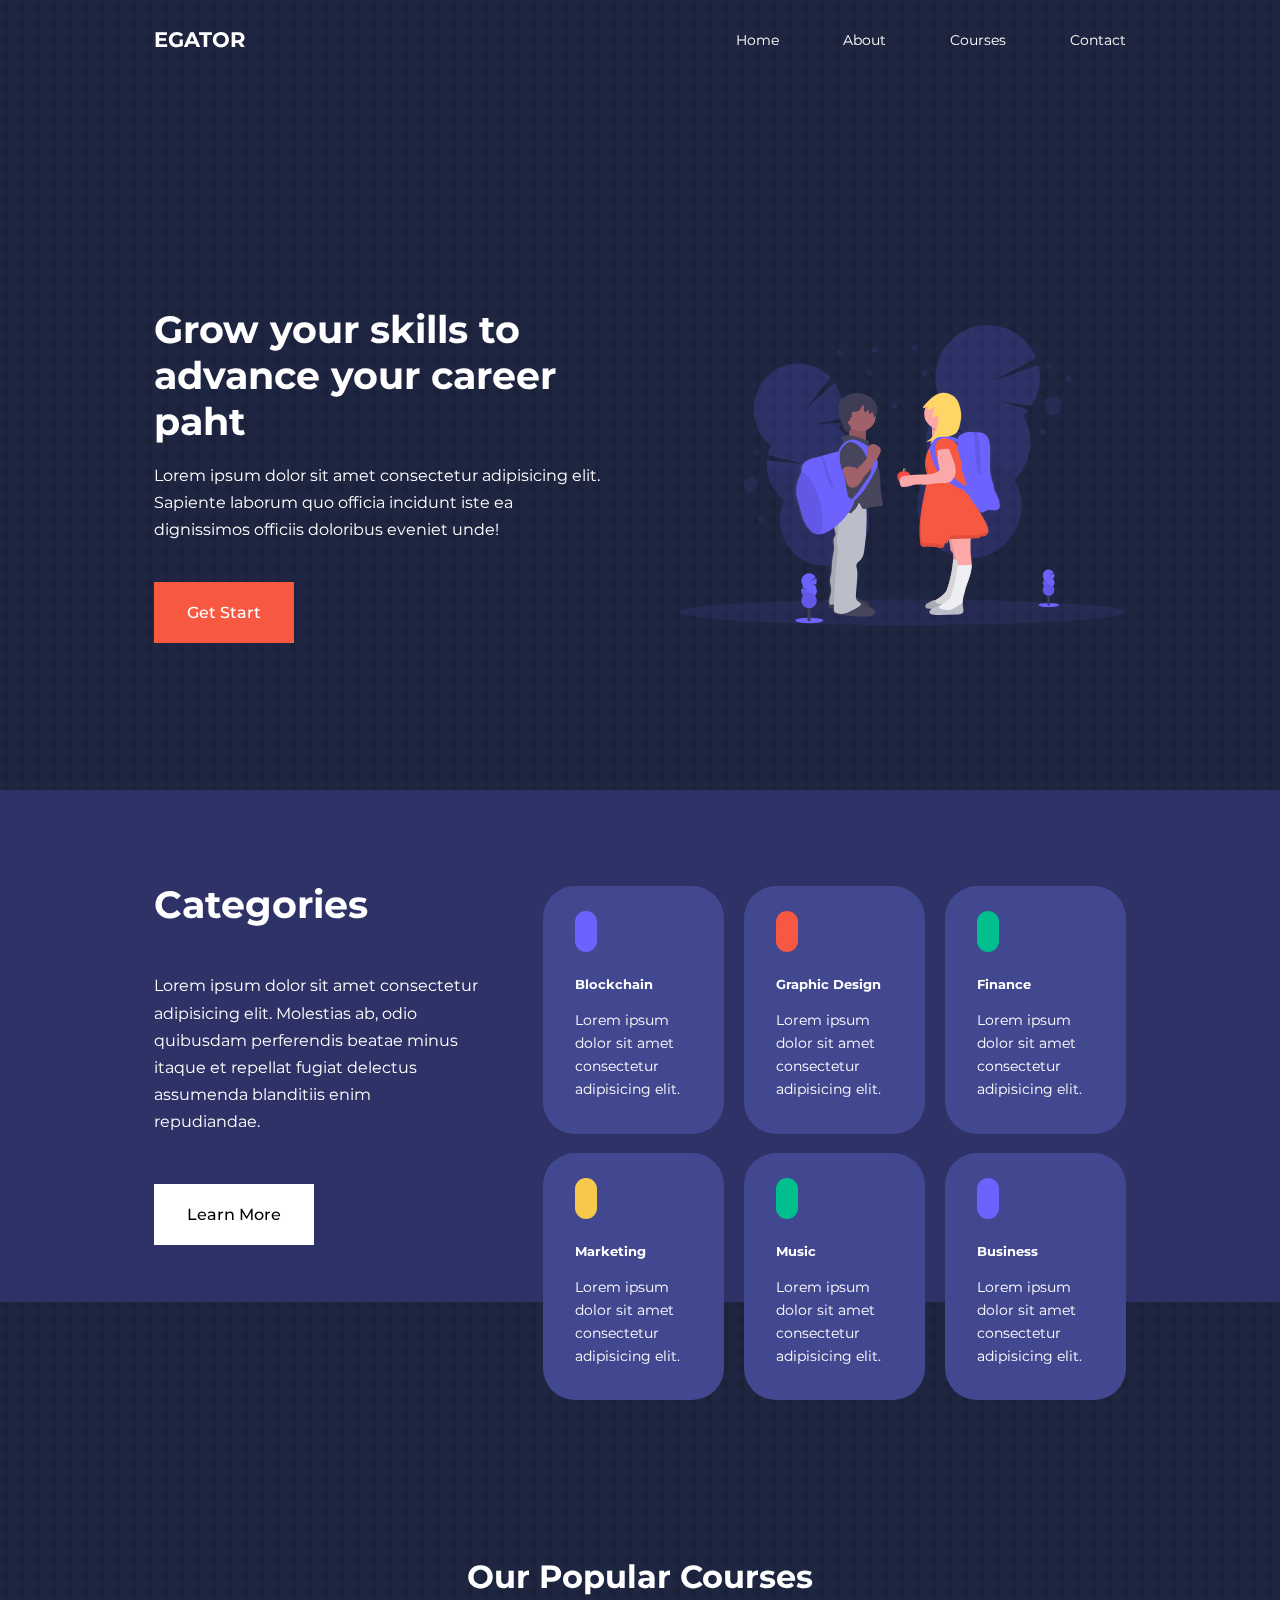
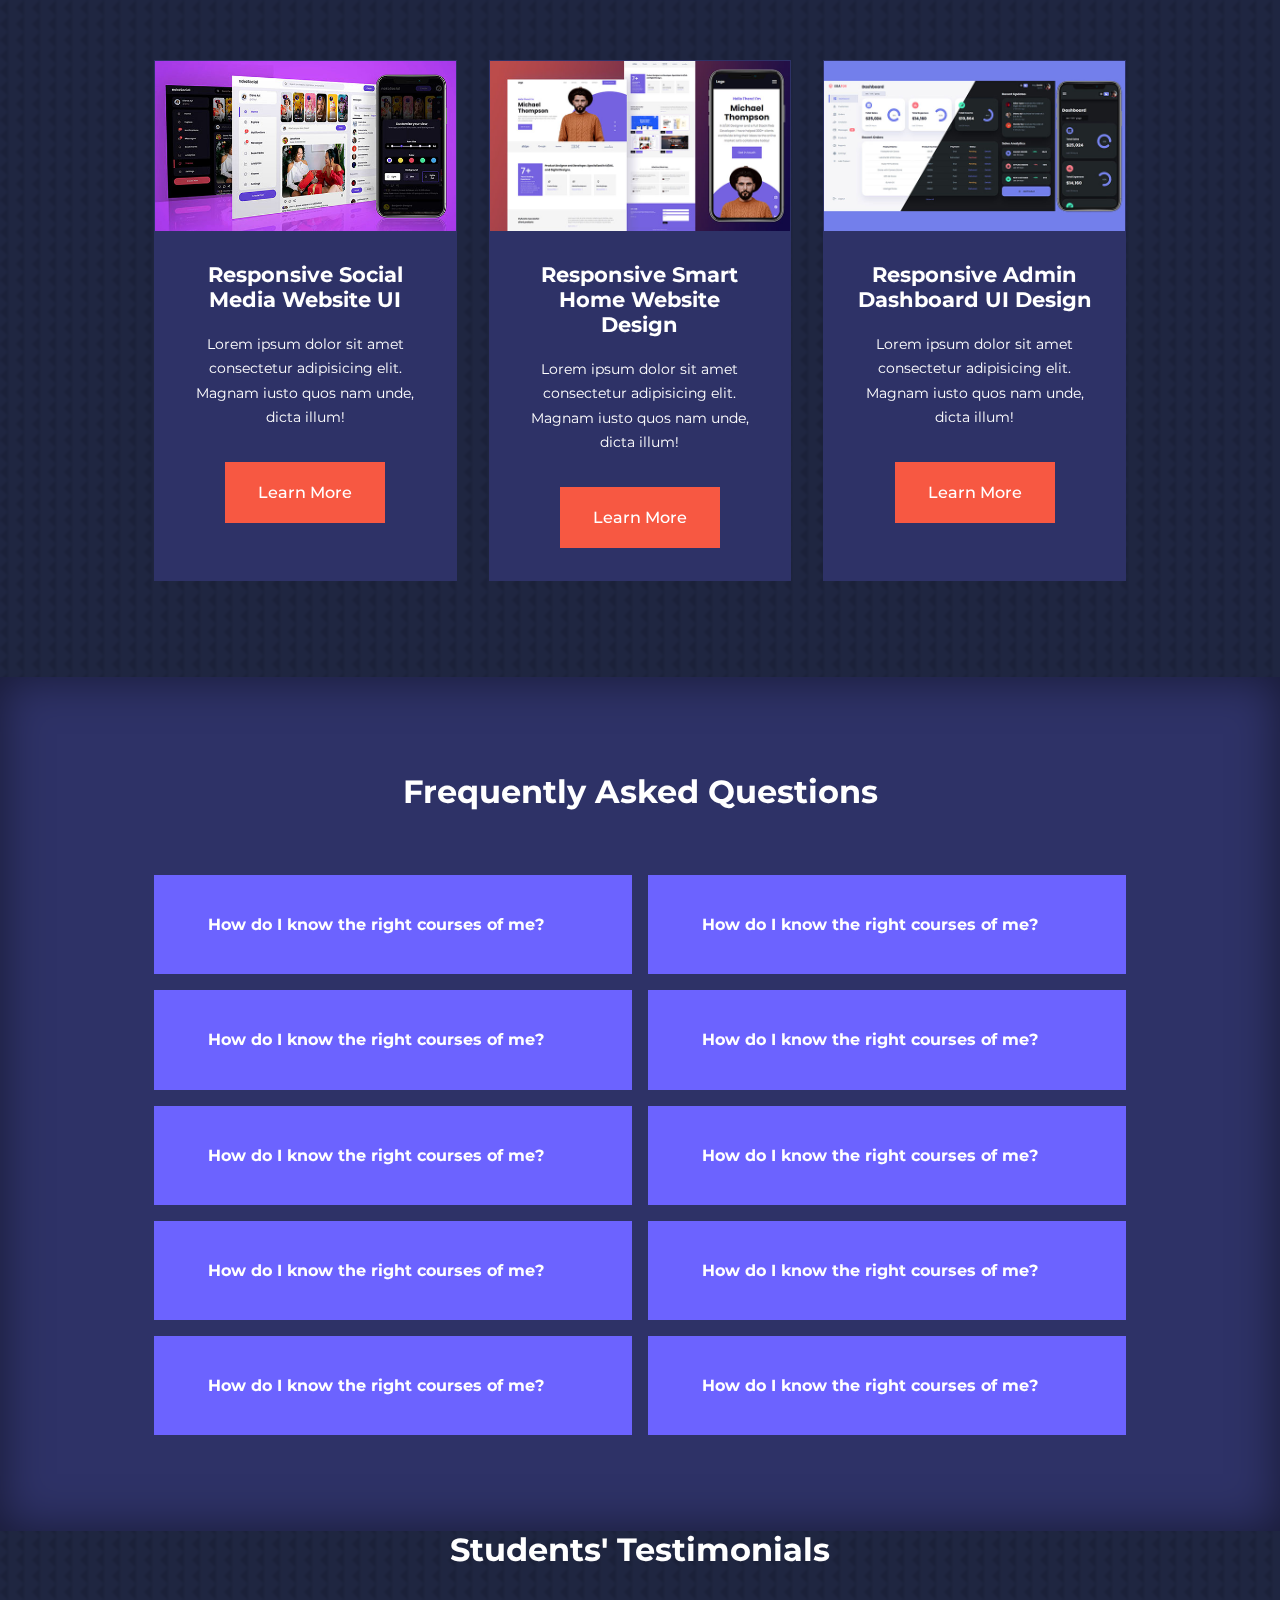
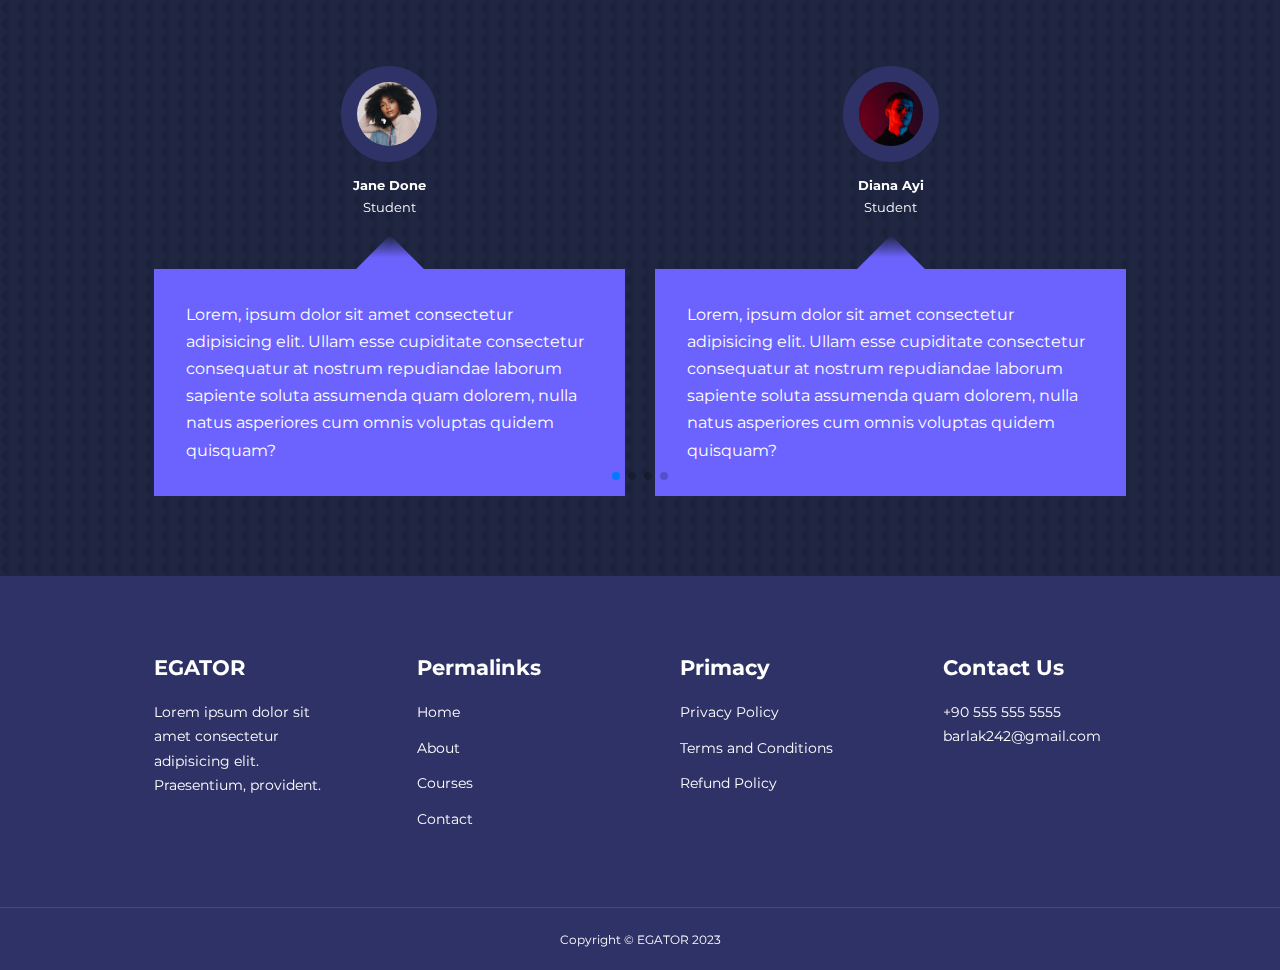
<file: index.html>
<!DOCTYPE html>
<html lang="en">
<head>
    <meta charset="UTF-8">
    <meta name="viewport" content="width=device-width, initial-scale=1.0">
    <title>Responsive Multiple Education Website</title>
    
    <link rel="stylesheet" href="https://cdnjs.cloudflare.com/ajax/libs/font-awesome/6.4.2/css/all.min.css" integrity="sha512-z3gLpd7yknf1YoNbCzqRKc4qyor8gaKU1qmn+CShxbuBusANI9QpRohGBreCFkKxLhei6S9CQXFEbbKuqLg0DA==" crossorigin="anonymous" referrerpolicy="no-referrer" />

    <link
    rel="stylesheet"
    href="https://cdn.jsdelivr.net/npm/swiper@11/swiper-bundle.min.css"/>

    <link rel="stylesheet" href="css/style.css">

    <style>
        body{
            background-image: url("images/bg-texture.png");
            backdrop-filter: blur(1px);
        }
    </style>
</head>
<body>

    <nav>
        <div class="container nav_container">
            <a href="index.html"><h4>EGATOR</h4></a>
            <ul class="nav_menu">
                <li><a href="index.html">Home</a></li>
                <li><a href="about.html">About</a></li>
                <li><a href="courses.html">Courses</a></li>
                <li><a href="contact.html">Contact</a></li>
            </ul>
            <button id="open_menu_btn"><i class="fa-solid fa-bars"></i></button>
            <button id="close_menu_btn"><i class="fa-solid fa-xmark"></i></button>
            
        </div>
    </nav>
    

    <header>
        <div class="container header_container">
            <div class="header_left">
                <h1>Grow your skills to advance your career paht</h1>
                <p>Lorem ipsum dolor sit amet consectetur adipisicing elit. Sapiente laborum quo officia incidunt iste ea dignissimos officiis doloribus eveniet unde!</p>
                <a href="courses.html" class="btn btn-primary">Get Start</a>
            </div>
            <div class="header_right">
                <div class="header_right_img">
                    <img src="images/header.svg">
                </div>
            </div>
        </div>
    </header>


    <section class="categories">
        <div class="container categories_container">
            <div class="categories_left">
                <h1>Categories</h1>
                <p>Lorem ipsum dolor sit amet consectetur adipisicing elit. Molestias ab, odio quibusdam perferendis beatae minus itaque et repellat fugiat delectus assumenda blanditiis enim repudiandae.</p>
                <a href="#" class="btn">Learn More</a>
            </div>
            <div class="categories_right">
                <article class="category">
                    <span class="category_icon"><i class="fa-brands fa-bitcoin"></i>
                    </span>
                    <h5>Blockchain</h5>
                    <p>Lorem ipsum dolor sit amet consectetur adipisicing elit.</p>
                </article>
                <article class="category">
                    <span class="category_icon"><i class="fa-solid fa-palette"></i>
                    </span>
                    <h5>Graphic Design</h5>
                    <p>Lorem ipsum dolor sit amet consectetur adipisicing elit.</p>
                </article>
                <article class="category">
                    <span class="category_icon"><i class="fa-solid fa-coins"></i>
                    </span>
                    <h5>Finance</h5>
                    <p>Lorem ipsum dolor sit amet consectetur adipisicing elit.</p>
                </article>
                <article class="category">
                    <span class="category_icon"><i class="fa-solid fa-bullhorn"></i>
                    </span>
                    <h5>Marketing</h5>
                    <p>Lorem ipsum dolor sit amet consectetur adipisicing elit.</p>
                </article>
                <article class="category">
                    <span class="category_icon"><i class="fa-solid fa-music"></i>
                    </span>
                    <h5>Music</h5>
                    <p>Lorem ipsum dolor sit amet consectetur adipisicing elit.</p>
                </article>
                <article class="category">
                    <span class="category_icon"><i class="fa-solid fa-briefcase"></i>
                    </span>
                    <h5>Business</h5>
                    <p>Lorem ipsum dolor sit amet consectetur adipisicing elit.</p>
                </article>
            </div>
        </div>
    </section>
    

    <section class="courses">
        <h2>Our Popular Courses</h2>
        <div class="container courses_container">
            <article class="course">
                <div class="course_image">
                    <img src="images/course1.jpg" alt="">
                </div>
                <div class="course_info">
                    <h4>Responsive Social Media Website UI</h4>
                    <p>Lorem ipsum dolor sit amet consectetur adipisicing elit. Magnam iusto quos nam unde, dicta illum!</p>
                    <a href="courses.html" class="btn btn-primary">Learn More</a>
                </div>
            </article>

            <article class="course">
                <div class="course_image">
                    <img src="images/course2.jpg" alt="">
                </div>
                <div class="course_info">
                    <h4>Responsive Smart Home Website Design</h4>
                    <p>Lorem ipsum dolor sit amet consectetur adipisicing elit. Magnam iusto quos nam unde, dicta illum!</p>
                    <a href="courses.html" class="btn btn-primary">Learn More</a>
                </div>
            </article>

            <article class="course">
                <div class="course_image">
                    <img src="images/course3.jpg" alt="">
                </div>
                <div class="course_info">
                    <h4>Responsive Admin Dashboard UI Design</h4>
                    <p>Lorem ipsum dolor sit amet consectetur adipisicing elit. Magnam iusto quos nam unde, dicta illum!</p>
                    <a href="courses.html" class="btn btn-primary">Learn More</a>
                </div>
            </article>
        </div>
    </section>


    <section class="faqs">
        <h2>Frequently Asked Questions</h2>
        <div class="container faqs_container">
            <article class="faq ">
                <div class="faq_icon"><i class="fa-solid fa-plus"></i></div>
                <div class="question_answer">
                    <h4>How do I know the right courses of me?</h4>
                    <p>Lorem ipsum dolor sit amet consectetur adipisicing elit. Vel eaque cumque porro! Fuga itaque voluptates veniam ea recusandae amet, ipsum cupiditate corporis dignissimos laborum culpa sapiente aut provident reprehenderit. Laboriosam!</p>
                </div>
            </article>

            <article class="faq">
                <div class="faq_icon"><i class="fa-solid fa-plus"></i></div>
                <div class="question_answer">
                    <h4>How do I know the right courses of me?</h4>
                    <p>Lorem ipsum dolor sit amet consectetur adipisicing elit. Vel eaque cumque porro! Fuga itaque voluptates veniam ea recusandae amet, ipsum cupiditate corporis dignissimos laborum culpa sapiente aut provident reprehenderit. Laboriosam!</p>
                </div>
            </article>
            
            <article class="faq">
                <div class="faq_icon"><i class="fa-solid fa-plus"></i></div>
                <div class="question_answer">
                    <h4>How do I know the right courses of me?</h4>
                    <p>Lorem ipsum dolor sit amet consectetur adipisicing elit. Vel eaque cumque porro! Fuga itaque voluptates veniam ea recusandae amet, ipsum cupiditate corporis dignissimos laborum culpa sapiente aut provident reprehenderit. Laboriosam!</p>
                </div>
            </article>

            <article class="faq">
                <div class="faq_icon"><i class="fa-solid fa-plus"></i></div>
                <div class="question_answer">
                    <h4>How do I know the right courses of me?</h4>
                    <p>Lorem ipsum dolor sit amet consectetur adipisicing elit. Vel eaque cumque porro! Fuga itaque voluptates veniam ea recusandae amet, ipsum cupiditate corporis dignissimos laborum culpa sapiente aut provident reprehenderit. Laboriosam!</p>
                </div>
            </article>

            <article class="faq">
                <div class="faq_icon"><i class="fa-solid fa-plus"></i></div>
                <div class="question_answer">
                    <h4>How do I know the right courses of me?</h4>
                    <p>Lorem ipsum dolor sit amet consectetur adipisicing elit. Vel eaque cumque porro! Fuga itaque voluptates veniam ea recusandae amet, ipsum cupiditate corporis dignissimos laborum culpa sapiente aut provident reprehenderit. Laboriosam!</p>
                </div>
            </article>

            <article class="faq">
                <div class="faq_icon"><i class="fa-solid fa-plus"></i></div>
                <div class="question_answer">
                    <h4>How do I know the right courses of me?</h4>
                    <p>Lorem ipsum dolor sit amet consectetur adipisicing elit. Vel eaque cumque porro! Fuga itaque voluptates veniam ea recusandae amet, ipsum cupiditate corporis dignissimos laborum culpa sapiente aut provident reprehenderit. Laboriosam!</p>
                </div>
            </article>

            <article class="faq">
                <div class="faq_icon"><i class="fa-solid fa-plus"></i></div>
                <div class="question_answer">
                    <h4>How do I know the right courses of me?</h4>
                    <p>Lorem ipsum dolor sit amet consectetur adipisicing elit. Vel eaque cumque porro! Fuga itaque voluptates veniam ea recusandae amet, ipsum cupiditate corporis dignissimos laborum culpa sapiente aut provident reprehenderit. Laboriosam!</p>
                </div>
            </article>

            <article class="faq">
                <div class="faq_icon"><i class="fa-solid fa-plus"></i></div>
                <div class="question_answer">
                    <h4>How do I know the right courses of me?</h4>
                    <p>Lorem ipsum dolor sit amet consectetur adipisicing elit. Vel eaque cumque porro! Fuga itaque voluptates veniam ea recusandae amet, ipsum cupiditate corporis dignissimos laborum culpa sapiente aut provident reprehenderit. Laboriosam!</p>
                </div>
            </article>

            <article class="faq">
                <div class="faq_icon"><i class="fa-solid fa-plus"></i></div>
                <div class="question_answer">
                    <h4>How do I know the right courses of me?</h4>
                    <p>Lorem ipsum dolor sit amet consectetur adipisicing elit. Vel eaque cumque porro! Fuga itaque voluptates veniam ea recusandae amet, ipsum cupiditate corporis dignissimos laborum culpa sapiente aut provident reprehenderit. Laboriosam!</p>
                </div>
            </article>

            <article class="faq">
                <div class="faq_icon"><i class="fa-solid fa-plus"></i></div>
                <div class="question_answer">
                    <h4>How do I know the right courses of me?</h4>
                    <p>Lorem ipsum dolor sit amet consectetur adipisicing elit. Vel eaque cumque porro! Fuga itaque voluptates veniam ea recusandae amet, ipsum cupiditate corporis dignissimos laborum culpa sapiente aut provident reprehenderit. Laboriosam!</p>
                </div>
            </article>
        </div>
    </section>


    <section class="container testimonials_container swiper mySwiper">
        <h2>Students' Testimonials</h2>
        <div class="swiper-wrapper">
            <article class="testimonial swiper-slide">
                <div class="avatar">
                    <img src="images/avatar1.jpg" alt="">
                </div>
                <div class="testimonial_info">
                    <h5>Jane Done</h5>
                    <small>Student</small>
                </div>
                <div class="testimonial_body">
                    <p>Lorem, ipsum dolor sit amet consectetur adipisicing elit. Ullam esse cupiditate consectetur consequatur at nostrum repudiandae laborum sapiente soluta assumenda quam dolorem, nulla natus asperiores cum omnis voluptas quidem quisquam?</p>
                </div>
            </article>

            <article class="testimonial swiper-slide">
                <div class="avatar">
                    <img src="images/avatar2.jpg" alt="">
                </div>
                <div class="testimonial_info">
                    <h5>Diana Ayi</h5>
                    <small>Student</small>
                </div>
                <div class="testimonial_body">
                    <p>Lorem, ipsum dolor sit amet consectetur adipisicing elit. Ullam esse cupiditate consectetur consequatur at nostrum repudiandae laborum sapiente soluta assumenda quam dolorem, nulla natus asperiores cum omnis voluptas quidem quisquam?</p>
                </div>
            </article>

            <article class="testimonial swiper-slide">
                <div class="avatar">
                    <img src="images/avatar3.jpg" alt="">
                </div>
                <div class="testimonial_info">
                    <h5>Ernest Achiever</h5>
                    <small>Web Developer</small>
                </div>
                <div class="testimonial_body">
                    <p>Lorem, ipsum dolor sit amet consectetur adipisicing elit. Ullam esse cupiditate consectetur consequatur at nostrum repudiandae laborum sapiente soluta assumenda quam dolorem, nulla natus asperiores cum omnis voluptas quidem quisquam?</p>
                </div>
            </article>

            <article class="testimonial swiper-slide">
                <div class="avatar">
                    <img src="images/avatar4.jpg" alt="">
                </div>
                <div class="testimonial_info">
                    <h5>Eden Quist</h5>
                    <small>Student</small>
                </div>
                <div class="testimonial_body">
                    <p>Lorem, ipsum dolor sit amet consectetur adipisicing elit. Ullam esse cupiditate consectetur consequatur at nostrum repudiandae laborum sapiente soluta assumenda quam dolorem, nulla natus asperiores cum omnis voluptas quidem quisquam?</p>
                </div>
            </article>

            <article class="testimonial swiper-slide">
                <div class="avatar">
                    <img src="images/avatar5.jpg" alt="">
                </div>
                <div class="testimonial_info">
                    <h5>Hajia Bintu</h5>
                    <small>Student</small>
                </div>
                <div class="testimonial_body">
                    <p>Lorem, ipsum dolor sit amet consectetur adipisicing elit. Ullam esse cupiditate consectetur consequatur at nostrum repudiandae laborum sapiente soluta assumenda quam dolorem, nulla natus asperiores cum omnis voluptas quidem quisquam?</p>
                </div>
            </article>
        </div>
        <div class="swiper-pagination"></div>
    </section>


    <footer >
        <div class="container footer_container">
            <div class="footer_1">
                <a href="index.html" class="footer_logo"><h4>EGATOR</h4></a>
                <P>Lorem ipsum dolor sit amet consectetur adipisicing elit. Praesentium, provident.</P>
            </div>

            <div class="footer_2">
                <h4>Permalinks</h4>
                <ul>
                    <li><a href="index.html">Home</a></li>
                    <li><a href="about.html">About</a></li>
                    <li><a href="courses.html">Courses</a></li>
                    <li><a href="contact.html">Contact</a></li>
                </ul>
            </div>

            <div class="footer_3">
                <h4>Primacy</h4>
                <ul>
                    <li><a href="#">Privacy Policy</a></li>
                    <li><a href="#">Terms and Conditions </a></li>
                    <li><a href="#">Refund Policy </a></li>
                </ul>
            </div>

            <div class="footer_4">
                <h4>Contact Us</h4>
                <div>
                    <p>+90 555 555 5555</p>
                    <p>barlak242@gmail.com</p>
                </div>

                <ul class="footer_socials">
                    <li><a href=""><i class="fa-brands fa-facebook"></i></a></li>
                    <li><a href=""><i class="fa-brands fa-instagram"></i></a></li>
                    <li><a href=""><i class="fa-brands fa-twitter"></i></a></li>
                    <li><a href=""><i class="fa-brands fa-linkedin"></i></a></li>
                </ul>
            </div>
        </div>
        <div class="footer_copyright">
            <small>Copyright &copy; EGATOR 2023</small>
        </div>
    </footer>



    <script src="https://cdn.jsdelivr.net/npm/swiper@11/swiper-bundle.min.js"></script>
    <script src="main.js"></script>

    <script>
        var swiper = new Swiper(".mySwiper",{
      slidesPerView: 1,
      spaceBetween: 30,
      pagination: {
        el: ".swiper-pagination",
        clickable: true,
      },
      breakpoints: {
        600: {
            slidesPerView:2
      }}
    });
    </script>
</body>
</html>
</file>
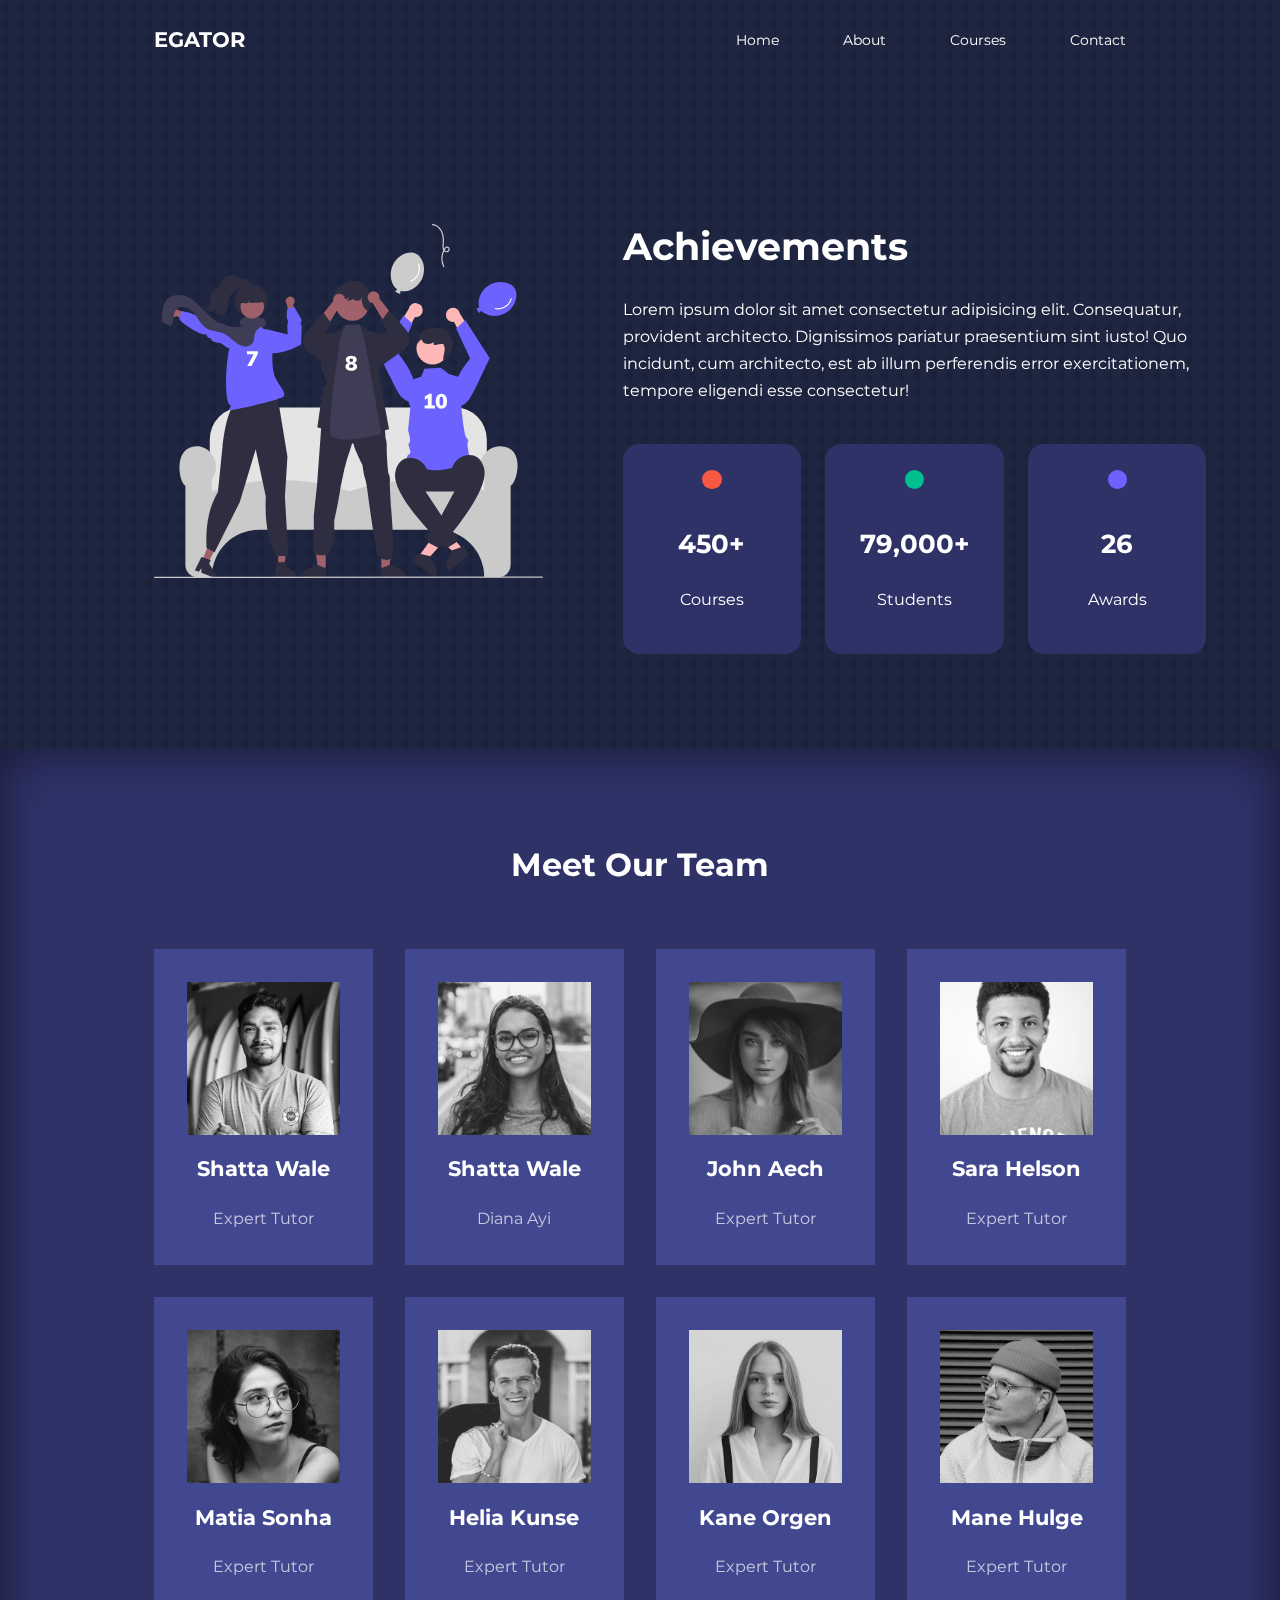
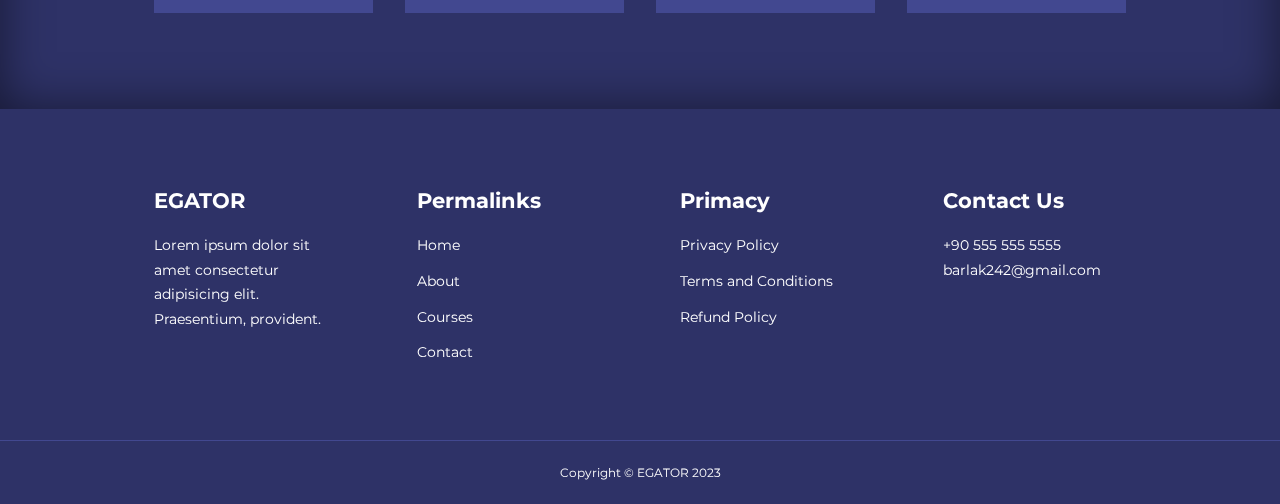
<file: about.html>
<!DOCTYPE html>
<html lang="en">
<head>
    <meta charset="UTF-8">
    <meta name="viewport" content="width=device-width, initial-scale=1.0">
    <title>Responsive Multiple Education Website</title>
    
    <link rel="stylesheet" href="https://cdnjs.cloudflare.com/ajax/libs/font-awesome/6.4.2/css/all.min.css" integrity="sha512-z3gLpd7yknf1YoNbCzqRKc4qyor8gaKU1qmn+CShxbuBusANI9QpRohGBreCFkKxLhei6S9CQXFEbbKuqLg0DA==" crossorigin="anonymous" referrerpolicy="no-referrer" />


    <link rel="stylesheet" href="css/style.css">
    <link rel="stylesheet" href="css/about.css">
    <style>
        body{
            background-image: url("images/bg-texture.png");
            backdrop-filter: blur(1px);
        }
    </style>
</head>
<body>

    <nav>
        <div class="container nav_container">
            <a href="index.html"><h4>EGATOR</h4></a>
            <ul class="nav_menu">
                <li><a href="index.html">Home</a></li>
                <li><a href="about.html">About</a></li>
                <li><a href="courses.html">Courses</a></li>
                <li><a href="contact.html">Contact</a></li>
            </ul>
            <button id="open_menu_btn"><i class="fa-solid fa-bars"></i></button>
            <button id="close_menu_btn"><i class="fa-solid fa-xmark"></i></button>
            
        </div>
    </nav>



    <section class="about_achievements">
        <div class="container about_achievements-container">
            <div class="about_achievements-left">
                <img src="images/about achievements.svg" alt="">
            </div>

            <div class="about_achievements-right">
                <h1>Achievements</h1>
                <p>Lorem ipsum dolor sit amet consectetur adipisicing elit. Consequatur, provident architecto. Dignissimos pariatur praesentium sint iusto! Quo incidunt, cum architecto, est ab illum perferendis error exercitationem, tempore eligendi esse consectetur!</p>
                <div class="achievements_cards">
                    <article class="achievement_card">
                        <span class="achievement_icon">
                            <i class="fa-solid fa-video"></i>
                        </span>
                        <h3>450+</h3>
                        <p>Courses</p>
                    </article>

                    <article class="achievement_card">
                        <span class="achievement_icon">
                            <i class="fa-solid fa-user-group"></i>
                        </span>
                        <h3>79,000+</h3>
                        <p>Students</p>
                    </article>

                    <article class="achievement_card">
                        <span class="achievement_icon">
                            <i class="fa-solid fa-award"></i>
                        </span>
                        <h3>26</h3>
                        <p>Awards</p>
                    </article>
                </div>
            </div>
        </div>
    </section>

    

    <section class="team">
        <h2>Meet Our Team</h2>
        <div class="container team_container">
            <article class="team_member">
                <div class="team_member-image">
                    <img src="images/tm1.jpg" alt="">
                </div>
                <div class="team_member-info">
                    <h4>Shatta Wale</h4>
                    <P>Expert Tutor</P>
                </div>
                <div class="team_member-socials">
                    <a href="https://instagram.com" target="_blank"><i class="fa-brands fa-instagram"></i></a>

                    <a href="https://twitter.com" target="_blank"><i class="fa-brands fa-twitter"></i></a>

                    <a href="https://linkedin.com" target="_blank"><i class="fa-brands fa-linkedin-in"></i></a>
                </div>
            </article>

            <article class="team_member">
                <div class="team_member-image">
                    <img src="images/tm2.jpg" alt="">
                </div>
                <div class="team_member-info">
                    <h4>Shatta Wale</h4>
                    <P>Diana Ayi</P>
                </div>
                <div class="team_member-socials">
                    <a href="https://instagram.com" target="_blank"><i class="fa-brands fa-instagram"></i></a>

                    <a href="https://twitter.com" target="_blank"><i class="fa-brands fa-twitter"></i></a>

                    <a href="https://linkedin.com" target="_blank"><i class="fa-brands fa-linkedin-in"></i></a>
                </div>
            </article>

            <article class="team_member">
                <div class="team_member-image">
                    <img src="images/tm3.jpg" alt="">
                </div>
                <div class="team_member-info">
                    <h4>John Aech</h4>
                    <P>Expert Tutor</P>
                </div>
                <div class="team_member-socials">
                    <a href="https://instagram.com" target="_blank"><i class="fa-brands fa-instagram"></i></a>

                    <a href="https://twitter.com" target="_blank"><i class="fa-brands fa-twitter"></i></a>

                    <a href="https://linkedin.com" target="_blank"><i class="fa-brands fa-linkedin-in"></i></a>
                </div>
            </article>

            <article class="team_member">
                <div class="team_member-image">
                    <img src="images/tm4.jpg" alt="">
                </div>
                <div class="team_member-info">
                    <h4>Sara Helson</h4>
                    <P>Expert Tutor</P>
                </div>
                <div class="team_member-socials">
                    <a href="https://instagram.com" target="_blank"><i class="fa-brands fa-instagram"></i></a>

                    <a href="https://twitter.com" target="_blank"><i class="fa-brands fa-twitter"></i></a>

                    <a href="https://linkedin.com" target="_blank"><i class="fa-brands fa-linkedin-in"></i></a>
                </div>
            </article>

            <article class="team_member">
                <div class="team_member-image">
                    <img src="images/tm5.jpg" alt="">
                </div>
                <div class="team_member-info">
                    <h4>Matia Sonha</h4>
                    <P>Expert Tutor</P>
                </div>
                <div class="team_member-socials">
                    <a href="https://instagram.com" target="_blank"><i class="fa-brands fa-instagram"></i></a>

                    <a href="https://twitter.com" target="_blank"><i class="fa-brands fa-twitter"></i></a>

                    <a href="https://linkedin.com" target="_blank"><i class="fa-brands fa-linkedin-in"></i></a>
                </div>
            </article>

            <article class="team_member">
                <div class="team_member-image">
                    <img src="images/tm6.jpg" alt="">
                </div>
                <div class="team_member-info">
                    <h4>Helia Kunse</h4>
                    <P>Expert Tutor</P>
                </div>
                <div class="team_member-socials">
                    <a href="https://instagram.com" target="_blank"><i class="fa-brands fa-instagram"></i></a>

                    <a href="https://twitter.com" target="_blank"><i class="fa-brands fa-twitter"></i></a>

                    <a href="https://linkedin.com" target="_blank"><i class="fa-brands fa-linkedin-in"></i></a>
                </div>
            </article>

            <article class="team_member">
                <div class="team_member-image">
                    <img src="images/tm7.jpg" alt="">
                </div>
                <div class="team_member-info">
                    <h4>Kane Orgen</h4>
                    <P>Expert Tutor</P>
                </div>
                <div class="team_member-socials">
                    <a href="https://instagram.com" target="_blank"><i class="fa-brands fa-instagram"></i></a>

                    <a href="https://twitter.com" target="_blank"><i class="fa-brands fa-twitter"></i></a>

                    <a href="https://linkedin.com" target="_blank"><i class="fa-brands fa-linkedin-in"></i></a>
                </div>
            </article>

            <article class="team_member">
                <div class="team_member-image">
                    <img src="images/tm8.jpg" alt="">
                </div>
                <div class="team_member-info">
                    <h4>Mane Hulge</h4>
                    <P>Expert Tutor</P>
                </div>
                <div class="team_member-socials">
                    <a href="https://instagram.com" target="_blank"><i class="fa-brands fa-instagram"></i></a>

                    <a href="https://twitter.com" target="_blank"><i class="fa-brands fa-twitter"></i></a>

                    <a href="https://linkedin.com" target="_blank"><i class="fa-brands fa-linkedin-in"></i></a>
                </div>
            </article>
        </div>
    </section>






    <footer >
        <div class="container footer_container">
            <div class="footer_1">
                <a href="index.html" class="footer_logo"><h4>EGATOR</h4></a>
                <P>Lorem ipsum dolor sit amet consectetur adipisicing elit. Praesentium, provident.</P>
            </div>

            <div class="footer_2">
                <h4>Permalinks</h4>
                <ul>
                    <li><a href="index.html">Home</a></li>
                    <li><a href="about.html">About</a></li>
                    <li><a href="courses.html">Courses</a></li>
                    <li><a href="contact.html">Contact</a></li>
                </ul>
            </div>

            <div class="footer_3">
                <h4>Primacy</h4>
                <ul>
                    <li><a href="#">Privacy Policy</a></li>
                    <li><a href="#">Terms and Conditions </a></li>
                    <li><a href="#">Refund Policy </a></li>
                </ul>
            </div>

            <div class="footer_4">
                <h4>Contact Us</h4>
                <div>
                    <p>+90 555 555 5555</p>
                    <p>barlak242@gmail.com</p>
                </div>

                <ul class="footer_socials">
                    <li><a href=""><i class="fa-brands fa-facebook"></i></a></li>
                    <li><a href=""><i class="fa-brands fa-instagram"></i></a></li>
                    <li><a href=""><i class="fa-brands fa-twitter"></i></a></li>
                    <li><a href=""><i class="fa-brands fa-linkedin"></i></a></li>
                </ul>
            </div>
        </div>
        <div class="footer_copyright">
            <small>Copyright &copy; EGATOR 2023</small>
        </div>
    </footer>



    <script src="main.js"></script>
</body>
</html>
</file>
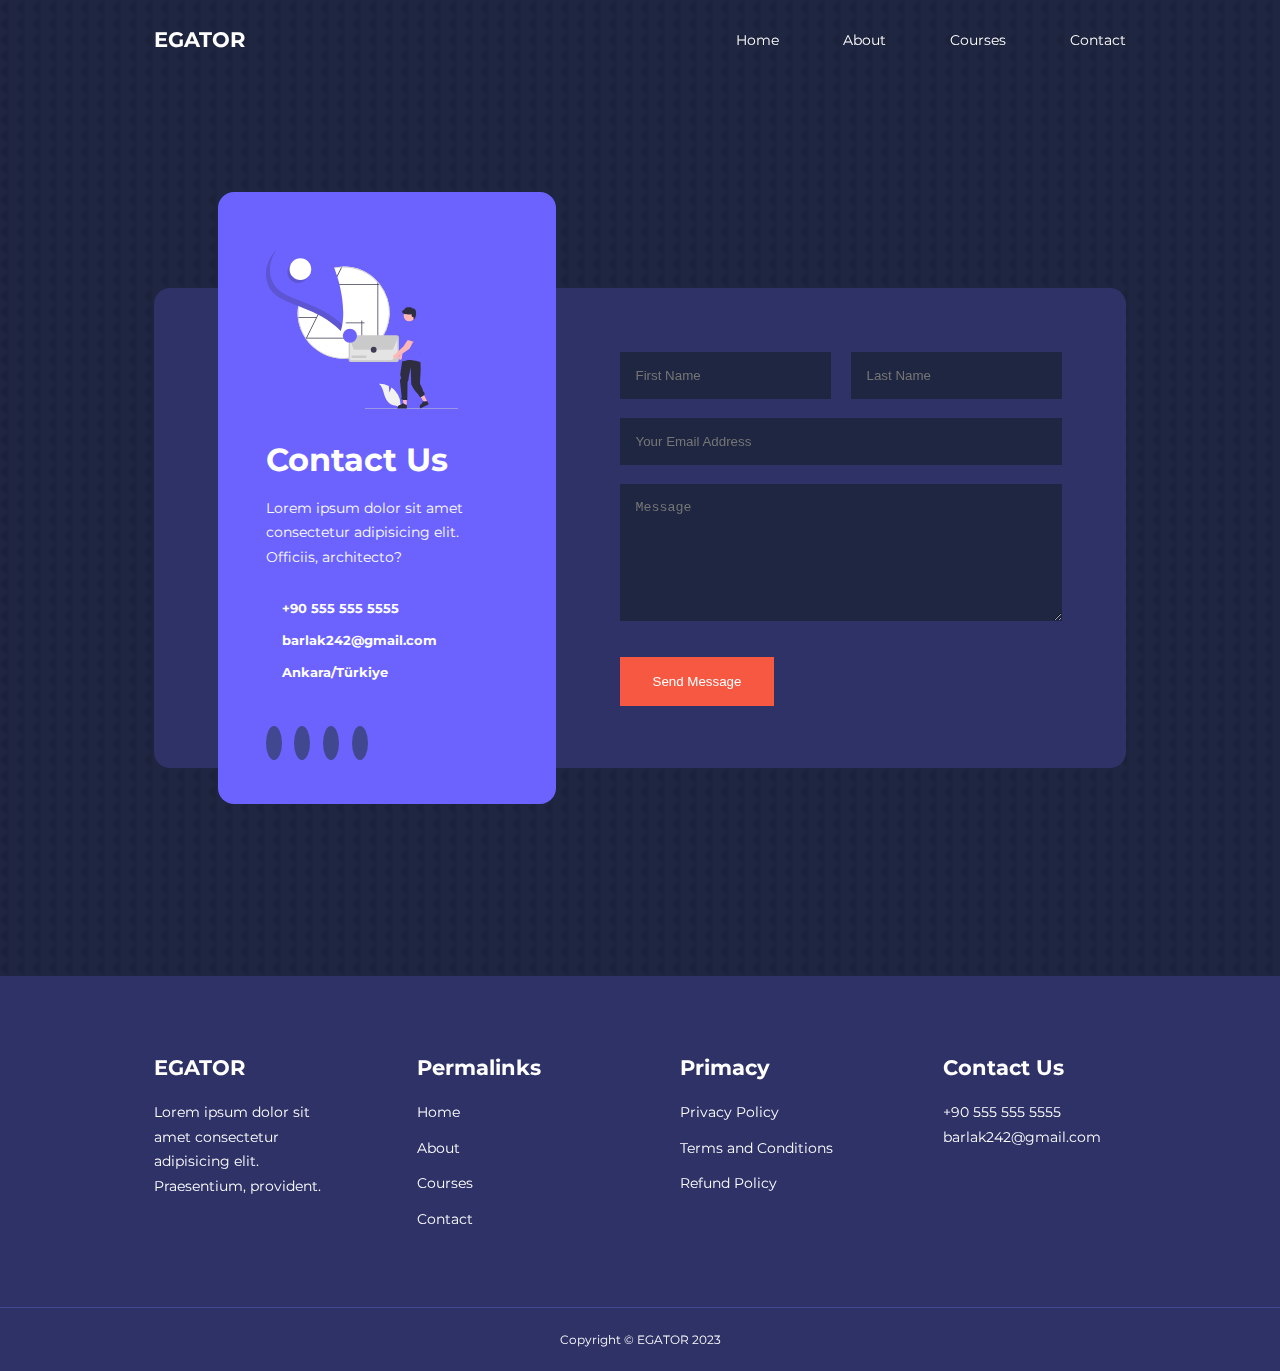
<file: contact.html>
<!DOCTYPE html>
<html lang="en">
<head>
    <meta charset="UTF-8">
    <meta name="viewport" content="width=device-width, initial-scale=1.0">
    <title>Responsive Multiple Education Website</title>
    
    <link rel="stylesheet" href="https://cdnjs.cloudflare.com/ajax/libs/font-awesome/6.4.2/css/all.min.css" integrity="sha512-z3gLpd7yknf1YoNbCzqRKc4qyor8gaKU1qmn+CShxbuBusANI9QpRohGBreCFkKxLhei6S9CQXFEbbKuqLg0DA==" crossorigin="anonymous" referrerpolicy="no-referrer" />

    

    <link rel="stylesheet" href="css/style.css">
    <link rel="stylesheet" href="css/contact.css">
    <style>
        body{
            background-image: url("images/bg-texture.png");
            backdrop-filter: blur(1px);
        }
    </style>
</head>
<body>

    <nav>
        <div class="container nav_container">
            <a href="index.html"><h4>EGATOR</h4></a>
            <ul class="nav_menu">
                <li><a href="index.html">Home</a></li>
                <li><a href="about.html">About</a></li>
                <li><a href="courses.html">Courses</a></li>
                <li><a href="contact.html">Contact</a></li>
            </ul>
            <button id="open_menu_btn"><i class="fa-solid fa-bars"></i></button>
            <button id="close_menu_btn"><i class="fa-solid fa-xmark"></i></button>
            
        </div>
    </nav>

    <section class="contact">
        <div class="container contact_container">
            <aside class="contact_aside">
                <div class="aside_image">
                    <img src="images/contact.svg" alt="">
                </div>
                <h2>Contact Us</h2>
                <p>Lorem ipsum dolor sit amet consectetur adipisicing elit. Officiis, architecto?</p>
                <ul class="contact_details">
                    <li>
                        <i class="fa-solid fa-phone"></i>
                        <h5>+90 555 555 5555</h5>
                    </li>
                    <li>
                        <i class="fa-regular fa-envelope"></i>
                        <h5>barlak242@gmail.com</h5>
                    </li>
                    <li>
                        <i class="fa-solid fa-location-dot"></i>
                        <h5>Ankara/Türkiye</h5>
                    </li>
                </ul>
                <ul class="contact_socials">
                    <li><a href=""><i class="fa-brands fa-facebook-f"></i></a></li>
                    <li><a href=""><i class="fa-brands fa-instagram"></i></a></li>
                    <li><a href=""><i class="fa-brands fa-twitter"></i></a></li>
                    <li><a href=""><i class="fa-brands fa-linkedin-in"></i></a></li>
                </ul>
            </aside>



            <form action="https://formspree.io/f/mgejbeno"
            method="POST" class="contact_form">
                
                <div class="form_name">
                    <input type="text" name="First Name" placeholder="First Name" required>
                    <input type="text" name="Last Name" placeholder="Last Name" required>
                </div>
                <input type="email" name="Email Address" placeholder="Your Email Address" required> 
                <textarea name="Message" id=""  rows="7" required placeholder="Message"></textarea>
                <button type="submit" class="btn btn-primary">Send Message</button>
            </form>
        </div>
    </section>

















    <footer >
        <div class="container footer_container">
            <div class="footer_1">
                <a href="index.html" class="footer_logo"><h4>EGATOR</h4></a>
                <P>Lorem ipsum dolor sit amet consectetur adipisicing elit. Praesentium, provident.</P>
            </div>

            <div class="footer_2">
                <h4>Permalinks</h4>
                <ul>
                    <li><a href="index.html">Home</a></li>
                    <li><a href="about.html">About</a></li>
                    <li><a href="courses.html">Courses</a></li>
                    <li><a href="contact.html">Contact</a></li>
                </ul>
            </div>

            <div class="footer_3">
                <h4>Primacy</h4>
                <ul>
                    <li><a href="#">Privacy Policy</a></li>
                    <li><a href="#">Terms and Conditions </a></li>
                    <li><a href="#">Refund Policy </a></li>
                </ul>
            </div>

            <div class="footer_4">
                <h4>Contact Us</h4>
                <div>
                    <p>+90 555 555 5555</p>
                    <p>barlak242@gmail.com</p>
                </div>

                <ul class="footer_socials">
                    <li><a href=""><i class="fa-brands fa-facebook"></i></a></li>
                    <li><a href=""><i class="fa-brands fa-instagram"></i></a></li>
                    <li><a href=""><i class="fa-brands fa-twitter"></i></a></li>
                    <li><a href=""><i class="fa-brands fa-linkedin"></i></a></li>
                </ul>
            </div>
        </div>
        <div class="footer_copyright">
            <small>Copyright &copy; EGATOR 2023</small>
        </div>
    </footer>




    <script src="main.js"></script>
</body>
</html>
</file>
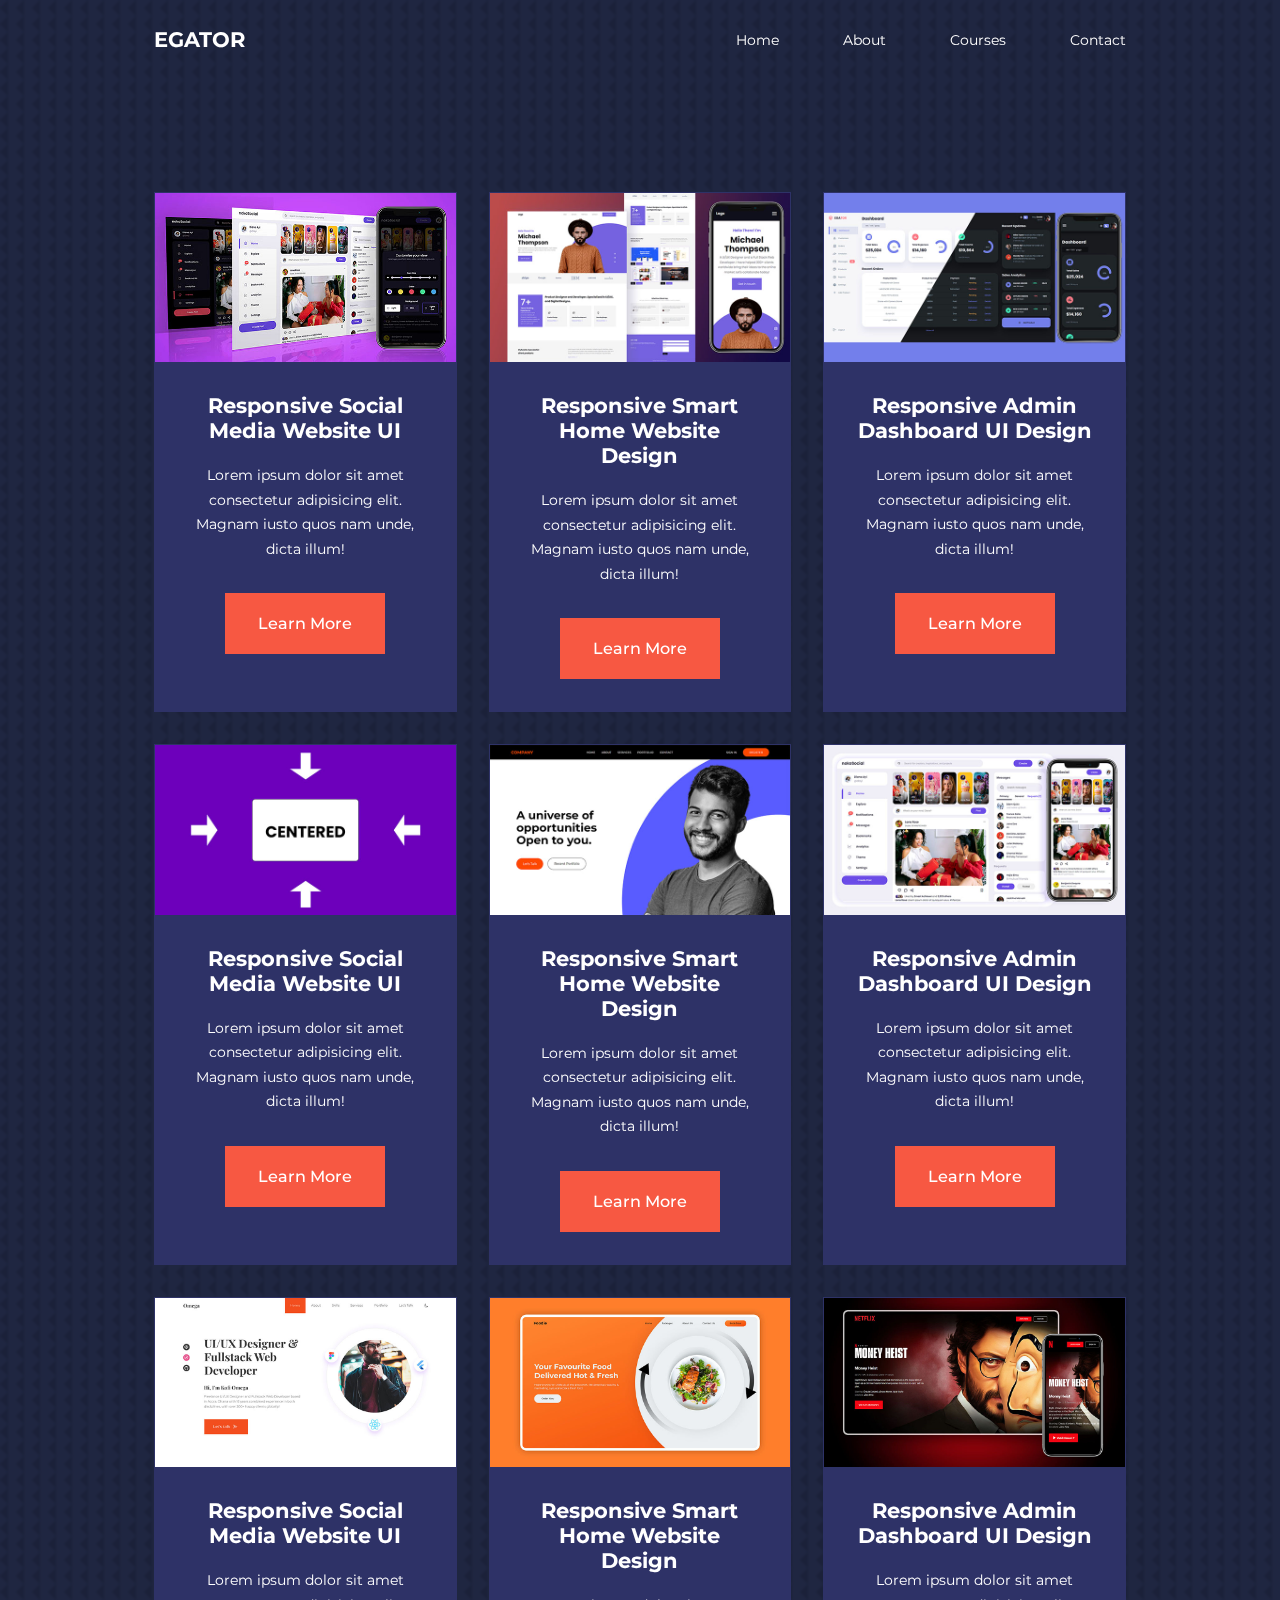
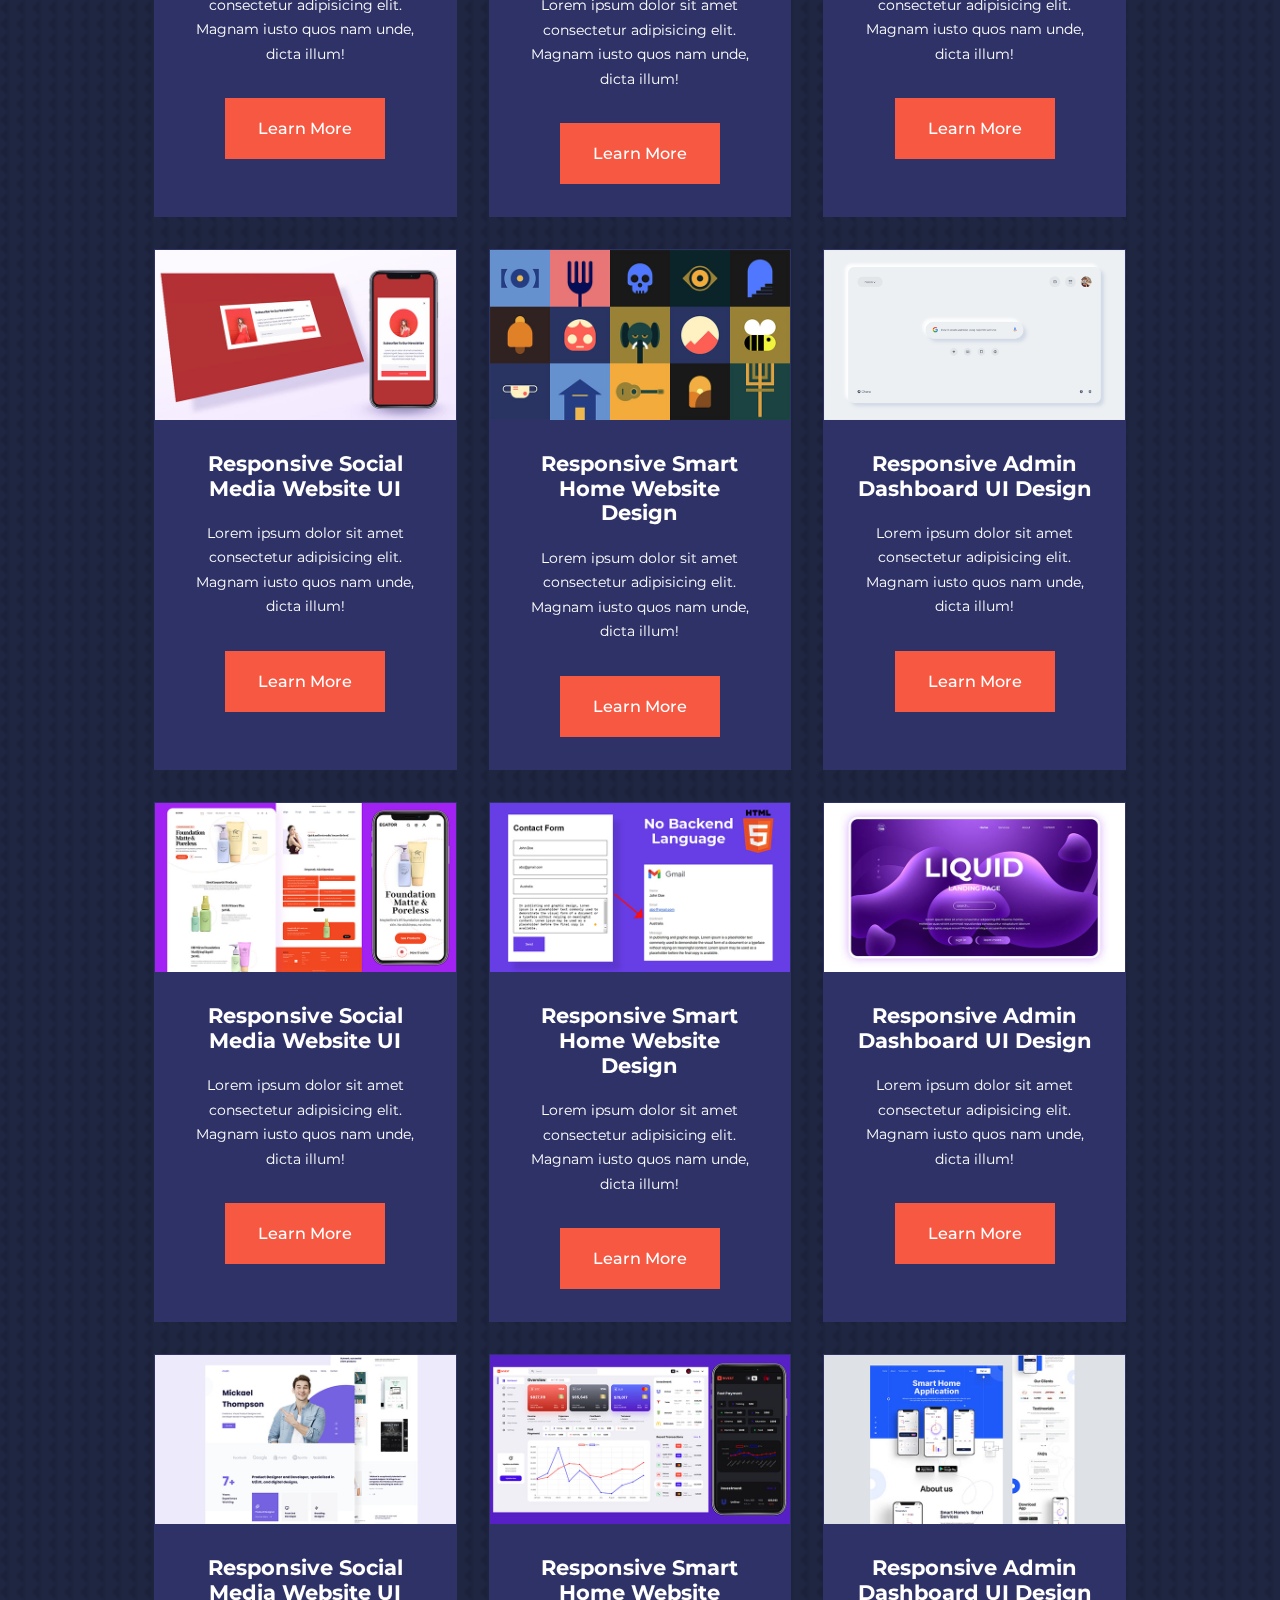
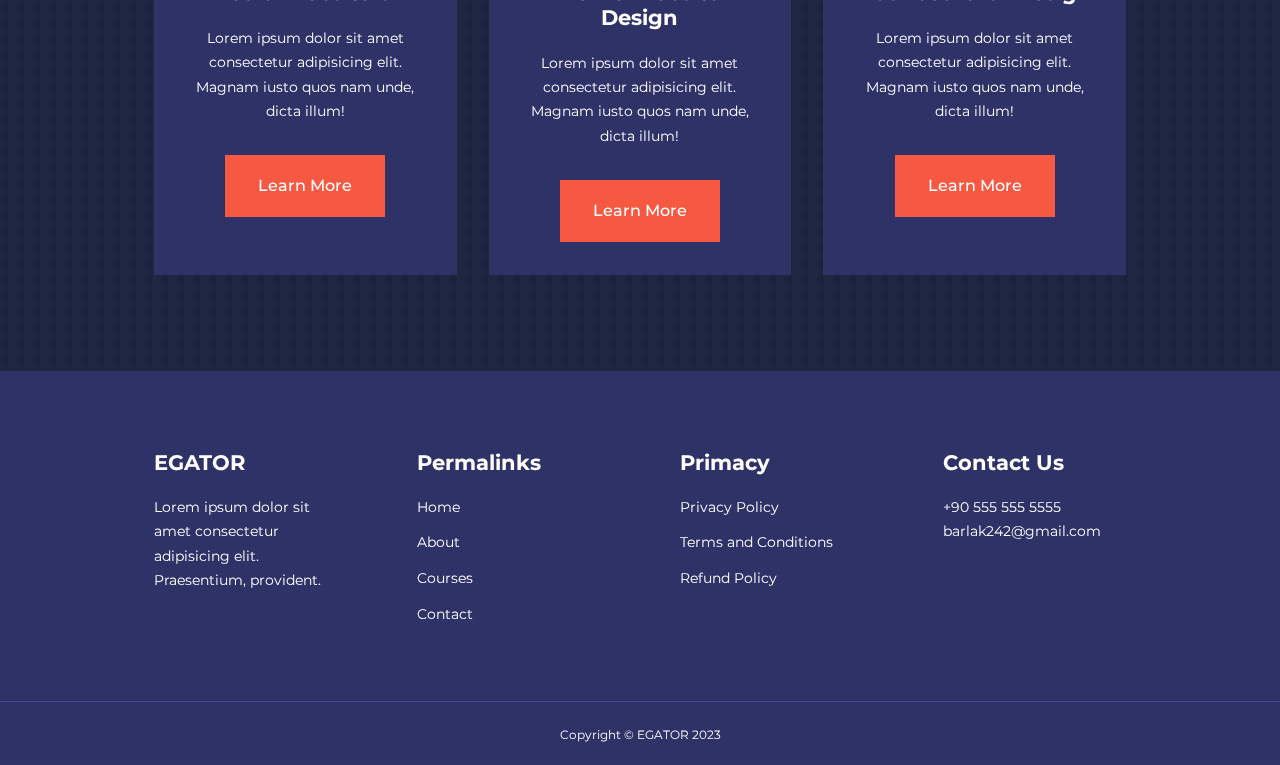
<file: courses.html>
<!DOCTYPE html>
<html lang="en">
<head>
    <meta charset="UTF-8">
    <meta name="viewport" content="width=device-width, initial-scale=1.0">
    <title>Responsive Multiple Education Website</title>
    
    <link rel="stylesheet" href="https://cdnjs.cloudflare.com/ajax/libs/font-awesome/6.4.2/css/all.min.css" integrity="sha512-z3gLpd7yknf1YoNbCzqRKc4qyor8gaKU1qmn+CShxbuBusANI9QpRohGBreCFkKxLhei6S9CQXFEbbKuqLg0DA==" crossorigin="anonymous" referrerpolicy="no-referrer" />

    

    <link rel="stylesheet" href="css/style.css">

    <style>
        .courses{
            margin-top: 1rem;
        }
    </style>

    <style>
        body{
            background-image: url("images/bg-texture.png");
            backdrop-filter: blur(1px);

        }
    </style>
</head>
<body>

    <nav>
        <div class="container nav_container">
            <a href="index.html"><h4>EGATOR</h4></a>
            <ul class="nav_menu">
                <li><a href="index.html">Home</a></li>
                <li><a href="about.html">About</a></li>
                <li><a href="courses.html">Courses</a></li>
                <li><a href="contact.html">Contact</a></li>
            </ul>
            <button id="open_menu_btn"><i class="fa-solid fa-bars"></i></button>
            <button id="close_menu_btn"><i class="fa-solid fa-xmark"></i></button>
            
        </div>
    </nav>


    <section class="courses">
        <div class="container courses_container">
            <article class="course">
                <div class="course_image">
                    <img src="images/course1.jpg" alt="">
                </div>
                <div class="course_info">
                    <h4>Responsive Social Media Website UI</h4>
                    <p>Lorem ipsum dolor sit amet consectetur adipisicing elit. Magnam iusto quos nam unde, dicta illum!</p>
                    <a href="courses.html" class="btn btn-primary">Learn More</a>
                </div>
            </article>

            <article class="course">
                <div class="course_image">
                    <img src="images/course2.jpg" alt="">
                </div>
                <div class="course_info">
                    <h4>Responsive Smart Home Website Design</h4>
                    <p>Lorem ipsum dolor sit amet consectetur adipisicing elit. Magnam iusto quos nam unde, dicta illum!</p>
                    <a href="courses.html" class="btn btn-primary">Learn More</a>
                </div>
            </article>

            <article class="course">
                <div class="course_image">
                    <img src="images/course3.jpg" alt="">
                </div>
                <div class="course_info">
                    <h4>Responsive Admin Dashboard UI Design</h4>
                    <p>Lorem ipsum dolor sit amet consectetur adipisicing elit. Magnam iusto quos nam unde, dicta illum!</p>
                    <a href="courses.html" class="btn btn-primary">Learn More</a>
                </div>
            </article>

            <article class="course">
                <div class="course_image">
                    <img src="images/course4.jpg" alt="">
                </div>
                <div class="course_info">
                    <h4>Responsive Social Media Website UI</h4>
                    <p>Lorem ipsum dolor sit amet consectetur adipisicing elit. Magnam iusto quos nam unde, dicta illum!</p>
                    <a href="courses.html" class="btn btn-primary">Learn More</a>
                </div>
            </article>

            <article class="course">
                <div class="course_image">
                    <img src="images/course5.jpg" alt="">
                </div>
                <div class="course_info">
                    <h4>Responsive Smart Home Website Design</h4>
                    <p>Lorem ipsum dolor sit amet consectetur adipisicing elit. Magnam iusto quos nam unde, dicta illum!</p>
                    <a href="courses.html" class="btn btn-primary">Learn More</a>
                </div>
            </article>

            <article class="course">
                <div class="course_image">
                    <img src="images/course6.jpg" alt="">
                </div>
                <div class="course_info">
                    <h4>Responsive Admin Dashboard UI Design</h4>
                    <p>Lorem ipsum dolor sit amet consectetur adipisicing elit. Magnam iusto quos nam unde, dicta illum!</p>
                    <a href="courses.html" class="btn btn-primary">Learn More</a>
                </div>
            </article>

            <article class="course">
                <div class="course_image">
                    <img src="images/course7.jpg" alt="">
                </div>
                <div class="course_info">
                    <h4>Responsive Social Media Website UI</h4>
                    <p>Lorem ipsum dolor sit amet consectetur adipisicing elit. Magnam iusto quos nam unde, dicta illum!</p>
                    <a href="courses.html" class="btn btn-primary">Learn More</a>
                </div>
            </article>

            <article class="course">
                <div class="course_image">
                    <img src="images/course8.jpg" alt="">
                </div>
                <div class="course_info">
                    <h4>Responsive Smart Home Website Design</h4>
                    <p>Lorem ipsum dolor sit amet consectetur adipisicing elit. Magnam iusto quos nam unde, dicta illum!</p>
                    <a href="courses.html" class="btn btn-primary">Learn More</a>
                </div>
            </article>

            <article class="course">
                <div class="course_image">
                    <img src="images/course9.jpg" alt="">
                </div>
                <div class="course_info">
                    <h4>Responsive Admin Dashboard UI Design</h4>
                    <p>Lorem ipsum dolor sit amet consectetur adipisicing elit. Magnam iusto quos nam unde, dicta illum!</p>
                    <a href="courses.html" class="btn btn-primary">Learn More</a>
                </div>
            </article>

            <article class="course">
                <div class="course_image">
                    <img src="images/course10.jpg" alt="">
                </div>
                <div class="course_info">
                    <h4>Responsive Social Media Website UI</h4>
                    <p>Lorem ipsum dolor sit amet consectetur adipisicing elit. Magnam iusto quos nam unde, dicta illum!</p>
                    <a href="courses.html" class="btn btn-primary">Learn More</a>
                </div>
            </article>

            <article class="course">
                <div class="course_image">
                    <img src="images/course11.jpg" alt="">
                </div>
                <div class="course_info">
                    <h4>Responsive Smart Home Website Design</h4>
                    <p>Lorem ipsum dolor sit amet consectetur adipisicing elit. Magnam iusto quos nam unde, dicta illum!</p>
                    <a href="courses.html" class="btn btn-primary">Learn More</a>
                </div>
            </article>

            <article class="course">
                <div class="course_image">
                    <img src="images/course12.jpg" alt="">
                </div>
                <div class="course_info">
                    <h4>Responsive Admin Dashboard UI Design</h4>
                    <p>Lorem ipsum dolor sit amet consectetur adipisicing elit. Magnam iusto quos nam unde, dicta illum!</p>
                    <a href="courses.html" class="btn btn-primary">Learn More</a>
                </div>
            </article>

            <article class="course">
                <div class="course_image">
                    <img src="images/course13.jpg" alt="">
                </div>
                <div class="course_info">
                    <h4>Responsive Social Media Website UI</h4>
                    <p>Lorem ipsum dolor sit amet consectetur adipisicing elit. Magnam iusto quos nam unde, dicta illum!</p>
                    <a href="courses.html" class="btn btn-primary">Learn More</a>
                </div>
            </article>

            <article class="course">
                <div class="course_image">
                    <img src="images/course14.jpg" alt="">
                </div>
                <div class="course_info">
                    <h4>Responsive Smart Home Website Design</h4>
                    <p>Lorem ipsum dolor sit amet consectetur adipisicing elit. Magnam iusto quos nam unde, dicta illum!</p>
                    <a href="courses.html" class="btn btn-primary">Learn More</a>
                </div>
            </article>

            <article class="course">
                <div class="course_image">
                    <img src="images/course15.jpg" alt="">
                </div>
                <div class="course_info">
                    <h4>Responsive Admin Dashboard UI Design</h4>
                    <p>Lorem ipsum dolor sit amet consectetur adipisicing elit. Magnam iusto quos nam unde, dicta illum!</p>
                    <a href="courses.html" class="btn btn-primary">Learn More</a>
                </div>
            </article>

            <article class="course">
                <div class="course_image">
                    <img src="images/course16.jpg" alt="">
                </div>
                <div class="course_info">
                    <h4>Responsive Social Media Website UI</h4>
                    <p>Lorem ipsum dolor sit amet consectetur adipisicing elit. Magnam iusto quos nam unde, dicta illum!</p>
                    <a href="courses.html" class="btn btn-primary">Learn More</a>
                </div>
            </article>

            <article class="course">
                <div class="course_image">
                    <img src="images/course17.jpg" alt="">
                </div>
                <div class="course_info">
                    <h4>Responsive Smart Home Website Design</h4>
                    <p>Lorem ipsum dolor sit amet consectetur adipisicing elit. Magnam iusto quos nam unde, dicta illum!</p>
                    <a href="courses.html" class="btn btn-primary">Learn More</a>
                </div>
            </article>

            <article class="course">
                <div class="course_image">
                    <img src="images/course18.jpg" alt="">
                </div>
                <div class="course_info">
                    <h4>Responsive Admin Dashboard UI Design</h4>
                    <p>Lorem ipsum dolor sit amet consectetur adipisicing elit. Magnam iusto quos nam unde, dicta illum!</p>
                    <a href="courses.html" class="btn btn-primary">Learn More</a>
                </div>
            </article>
        </div>
    </section>



    <footer >
        <div class="container footer_container">
            <div class="footer_1">
                <a href="index.html" class="footer_logo"><h4>EGATOR</h4></a>
                <P>Lorem ipsum dolor sit amet consectetur adipisicing elit. Praesentium, provident.</P>
            </div>

            <div class="footer_2">
                <h4>Permalinks</h4>
                <ul>
                    <li><a href="index.html">Home</a></li>
                    <li><a href="about.html">About</a></li>
                    <li><a href="courses.html">Courses</a></li>
                    <li><a href="contact.html">Contact</a></li>
                </ul>
            </div>

            <div class="footer_3">
                <h4>Primacy</h4>
                <ul>
                    <li><a href="#">Privacy Policy</a></li>
                    <li><a href="#">Terms and Conditions </a></li>
                    <li><a href="#">Refund Policy </a></li>
                </ul>
            </div>

            <div class="footer_4">
                <h4>Contact Us</h4>
                <div>
                    <p>+90 555 555 5555</p>
                    <p>barlak242@gmail.com</p>
                </div>

                <ul class="footer_socials">
                    <li><a href=""><i class="fa-brands fa-facebook"></i></a></li>
                    <li><a href=""><i class="fa-brands fa-instagram"></i></a></li>
                    <li><a href=""><i class="fa-brands fa-twitter"></i></a></li>
                    <li><a href=""><i class="fa-brands fa-linkedin"></i></a></li>
                </ul>
            </div>
        </div>
        <div class="footer_copyright">
            <small>Copyright &copy; EGATOR 2023</small>
        </div>
    </footer>


    <script src="main.js"></script>
</body>
</html>
</file>
<file: css/style.css>
@import url("https://fonts.googleapis.com/css2?family=Montserrat:wght@300;400;500;600;700;800;900&display=swap");

* {
  padding: 0;
  margin: 0;
  border: 0;
  outline: 0;
  text-decoration: none;
  list-style: none;
  box-sizing: border-box;
}

:root {
  --color-primary: #6c63ff;
  --color-success: #00bf8e;
  --color-warning: #f7c94b;
  --color-danger: #f75842;
  --color-danger-variant: rgba(247, 88, 66, 0.4);
  --color-white: #fff;
  --color-light: rgba(255, 255, 255, 0.7);
  --color-black: #000;
  --color-bg: #1f2641;
  --color-bg1: #2e3267;
  --color-bg2: #424890;

  --container-width-lg: 76%;
  --container-width-md: 90%;
  --container-width-sm: 94%;

  --transition: all 400ms ease;
}

body {
  font-family: "Montserrat", sans-serif;
  line-height: 1.7;
  background: var(--color-bg);
  color: var(--color-white);
}

.container{
    width: var(--container-width-lg);
    margin: 0 auto;
}

section{
    padding: 6rem 0;
}

section h2{
    text-align: center;
    margin-bottom: 4rem;
}

h1,h2,h3,h4,h5{
    line-height: 1.2;
}

h1{
    font-size: 2.4rem;
}

h2{
    font-size: 2rem;
}

h3{
    font-size: 1.6rem;
}

h4{
    font-size: 1.3rem;
}

a{
    color: var(--color-white);
}

img{
    width: 100%;
    display: block;
    object-fit: cover;
}

.btn{
    display: inline-block;
    background: var(--color-white);
    color: var(--color-black);
    padding: 1rem 2rem;
    border: 1px solid transparent;
    font-weight: 500;
    transition: var(--transition);
}

.btn:hover{
    background: transparent;
    color: var(--color-white);
    border-color:var(--color-white) ;
}

.btn-primary{
    background: var(--color-danger);
    color: var(--color-white);
}

/* navbar */

nav{
    background-color: transparent;
    width: 100vw;
    height: 5rem;
    position: sticky;
    top: 0;
    z-index: 11;
}

.window-scroll{
    background: var(--color-primary);
    box-shadow: 0 1rem 2rem rgba(0,0,0,0,2);
}

.nav_container{
    height: 5rem;
    display: flex;
    justify-content: space-between;
    align-items: center;
}

nav button{
    display: none;
}

.nav_menu{
    display: flex;
    align-items: center;
    gap: 4rem;
}

.nav_menu a{
    font-size: 0.9rem;
    transition: var(--transition);
}

.nav_menu a:hover{
    color: var(--color-bg2);
}

/* header */

header{
    position: relative;
    top: 5rem;
    overflow: hidden;
    height: 70vh;
    margin-bottom: 5rem;
}

.header_container{
    display: grid;
    grid-template-columns: 1fr 1fr;
    align-items: center;
    gap: 5rem;
    height: 100%;
}

.header_left p{
    margin: 1rem 0 2.4rem;

}

/* categories */

.categories{
    background: var(--color-bg1);
    height: 32rem;

}

.categories h1{
    line-height: 1;
    margin-bottom: 3rem;
}

.categories_container{
    display: grid;
    grid-template-columns: 40% 60%;
    /* gap: 4rem; */
}

.categories_left{
    margin-right: 4rem;
}

.categories_left p{
    margin: 1rem 0 3rem;
}

.categories_right{
    display: grid;
    grid-template-columns: repeat(3,1fr);
    gap: 1.2rem;
}

.category{
    background: var(--color-bg2);
    padding: 2rem;
    border-radius: 2rem;
    transition: var(--transition);
}

.category:hover{
    box-shadow:0 0 3rem rgba(0,0,0,0.3);
    z-index: 1;
}

.category:nth-child(2) .category_icon{
    background: var(--color-danger);
}

.category:nth-child(3) .category_icon{
    background: var(--color-success);
}

.category:nth-child(4) .category_icon{
    background: var(--color-warning);
}

.category:nth-child(5) .category_icon{
    background: var(--color-success);
}

.category_icon{
    background: var(--color-primary);
    padding: 0.7rem;
    border-radius: 0.9rem;
}

.category h5{
    margin: 2rem 0 1rem;
}

.category p{
    font-size: 0.85rem;
}

/* courses */

.courses{
    margin-top: 10rem;
}

.courses_container{
    display: grid;
    grid-template-columns: repeat(3,1fr);
    gap: 2rem;
}

.course{
    background: var(--color-bg1);
    text-align: center;
    border: 1px solid transparent;
    transition: var(--transition);
}

.course:hover{
    background: transparent;
    border-color:var(--color-primary) ;
}

.course_info{
    padding: 2rem;
}

.course_info p{
    margin: 1.2rem 0 2rem;
    font-size: 0.9rem;
}



/* FAQS */

.faqs{
    background: var(--color-bg1);
    box-shadow: inset 0 0 3rem rgba(0,0,0,0.5);
}

.faqs_container{
    display: grid;
    grid-template-columns: 1fr 1fr;
    gap: 1rem;
}

.faq{
    padding: 2rem;
    display: flex;
    align-items: center;
    gap:1.4rem;
    height: fit-content;
    background: var(--color-primary);
    cursor: pointer;
}

.faq h4{
    font-size: 1rem;
    line-height: 2.2;
}

.faq_icon{
    align-self: flex-start;
    font-size:1.2rem ;
}

.faq p{
    margin-top: 0.8rem;
    display: none;
}

.faq.open p{
    display: block;
}

/* testimonials */

.testimonials_container{
    overflow-x: hidden;
    position: relative;
    margin-bottom: 5rem;
}

.testimonial{
    padding-top:2rem ;
}

.avatar{
    width: 6rem;
    height: 6rem;
    border-radius: 50%;
    overflow: hidden;
    margin: 0 auto 1rem;
    border:1rem solid var(--color-bg1) ;
}

.testimonial_info{
    text-align: center;
}

.testimonial_body{
    background: var(--color-primary);
    padding: 2rem;
    margin-top: 3rem;
    position: relative;
}

.testimonial_body::before{
    content: '';
    display: block;
    background: linear-gradient(135deg, transparent, var(--color-primary), var(--color-primary), var(--color-primary));
    width: 3rem;
    height: 3rem;
    position: absolute;
    left: 45%;
    top: -1.5rem;
    transform: rotate(45deg);
    z-index: -1;

}


/* FOOTER */

footer{
    background: var(--color-bg1);
    padding-top: 5rem;
    font-size: 0.9rem;
}

.footer_container{
    display: grid;
    grid-template-columns: repeat(4,1fr);
    gap: 5rem;
}

.footer_container div h4{
    margin-bottom: 1.2rem;
}

.footer p{
    margin: 0 0 2rem;
}

footer ul li {
    margin-bottom: 0.7rem;
}

footer ul li a:hover{
    text-decoration: underline;
}

.footer_socials{
    display: flex;
    gap: 1rem;
    font-size: 1.2rem;
    margin-top: 2rem;
}

.footer_copyright{
    text-align: center;
    margin-top: 4rem;
    padding: 1.2rem 0;
    border-top: 1px solid var(--color-bg2);
}


/* tablet queries */

@media (max-width:1024px){
    .container{
        width: var(--container-width-md);
    }

    h1{
        font-size: 2.2rem;
    }

    h2{
        font-size: 1.7rem;
 
    }
    h3{

        font-size: 1.4rem;
    }

    h4{
        font-size: 1.2rem;
    }   

    /* navbar */

    nav button{
        display: inline-block;
        background: transparent;
        font-size: 1.8rem;
        color: var(--color-white);
        cursor: pointer;
    }

    nav button#close_menu_btn{
        display: none;
    }

    .nav_menu{
        position: fixed;
        top: 5rem;
        right: 5%;
        height: fit-content;
        width: 18rem;
        flex-direction: column;
        gap: 0;
        display: none;
    }

    .nav_menu li{
        width: 100%;
        height: 5.8rem;
        animation: animateNavItem 400ms linear forwards;
        transform-origin: top right;
        opacity: 0;

    }

    .nav_menu li:nth-child(2){
        animation-delay: 200ms;
    }

    .nav_menu li:nth-child(3){
        animation-delay: 400ms;
    }

    .nav_menu li:nth-child(4){
        animation-delay: 600ms;
    }

    @keyframes animateNavItem {
        0%{
            transform: rotateZ(-90deg) rotateX(90deg) scale(0.1);
        }
        100%{
            transform: rotateZ(0deg) rotateX(0) scale(1);
            opacity: 1;
        }
    }

    .nav_menu li a{
        background: var(--color-primary);
        box-shadow: -4rem 6rem 10rem rgba(0,0,0,0.6) ;
        width: 100%;
        height: 100%;
        display: grid;
        place-items: center;
    }
    .nav_menu li a:hover{
        background: var(--color-bg2);
        color: var(--color-white);
    }

    /* header */

    header{
        height: 70vh;
        margin-bottom: 4rem;
    }

    .header_container{
        gap: 0;
        padding-bottom:3rem ;
    }

    /* categories */
    .categories{
        height: auto;
    }

    .categories_container{
        grid-template-columns: 1fr;
        gap: 3rem;
    }

    .categories_left{
        margin-right: 0;
    }

    /* popular courses */

    .courses{
        margin-top: 0;
    }

    .courses_container{
        grid-template-columns: 1fr 1fr;
    }

    /* faqs  */

    .faqs_container{
        grid-template-columns: 1fr;
    }

    .faq{
        padding: 1.5rem;
    }

    /* footer */
    .footer_container{
        grid-template-columns: 1fr 1fr;
    }
}

/* phone queries */

@media (max-width:600px){
    .container{
        width: var(--container-width-sm);
    }

    /* navbar */
    .nav_menu{
        right: 3%;
    }

    /* header */
    header{
        height: 100vh;
    }

    .header_container{
        grid-template-columns: 1fr;
        text-align: center;
        margin-top: 0;
    }
    .header_left p{
        margin-bottom: 1.3rem;
    }

    
    /* cateories */
    .categories_right{
        grid-template-columns: 1fr 1fr;
        gap: 0.7rem;
    }

    .category{
        padding: 1rem;
        border-radius: 1rem;
    }

    .category_icon{
        display: inline-block;
        margin-top: 4px;
    }

    /* popular courses */

    .courses_container{
        grid-template-columns: 1fr;
    }

    /* testimonials  */

    .testimonial_body{
        padding: 1.2rem;
    }

    /* footer */
    .footer_container{
        grid-template-columns: 1fr;
        text-align: center;
        gap: 2rem;
    }

    .footer_1 p{
        margin: 1rem auto;
    }

    .footer_socials{
        justify-content: center;
        margin-bottom: 1rem;
    }


}
</file>
<file: css/about.css>
/* achievement */

.about_achievements{
    margin-top: 3rem;
}

.about_achievements-container{
    display: grid;
    grid-template-columns: 40% 60%;
    gap: 5rem;
}

.about_achievements-right p{
    margin: 1.6rem 0 2.5rem;
}

.achievements_cards{
    display: grid;
    grid-template-columns: repeat(3,1fr);
    gap: 1.5rem;
}

.achievement_card{
    background: var(--color-bg1);
    padding: 1.6rem;
    border-radius: 1rem;
    text-align: center;
    transition: var(--transition);
}

.achievement_card:hover{
    background: var(--color-bg2);
    box-shadow: 0 0 3rem rgba(0,0,0,0.3);
}

.achievement_icon{
    background: var(--color-danger);
    padding: 0.6rem;
    border-radius: 1rem;
    display: inline-block;
    margin-bottom: 2rem;
    font-size: 2rem;
}

.achievement_card:nth-child(2) .achievement_icon{
    background-color: var(--color-success);
}

.achievement_card:nth-child(3) .achievement_icon{
    background-color: var(--color-primary);
}

.achievement_card p{
    margin-bottom: 1rem;
}

/* team  */

.team{
    background: var(--color-bg1);
    box-shadow: inset 0 0 3rem rgba(0,0,0,0.5);
}

.team_container{
    display: grid;
    grid-template-columns: repeat(4,1fr);
    gap: 2rem;
}

.team_member{
    background: var(--color-bg2);
    padding: 2rem;
    border: 1px solid transparent;
    transition: var(--transition);
    position: relative;
    overflow: hidden;
}

.team_member:hover{
    background: transparent;
    border-color: var(--color-primary);
}

.team_member-image img{
    filter: saturate(0);
}

.team_member:hover img{
    filter: saturate(1);
}

.team_member-info * {
    text-align: center;
    margin-top: 1.4rem;
}

.team_member-info p{
    color: var(--color-light);
}

.team_member-socials{
    position: absolute;
    right: -100%;
    top: 50%;
    transform: translateY(-50%);
    display: flex;
    flex-direction: column;
    background: var(--color-primary);
    border-radius: 1rem 0 0 1rem;
    padding: 1rem;
    box-shadow: -2rem 0 2rem rgba(0,0,0,0.3);
    transition: var(--transition);
}

.team_member:hover .team_member-socials{
    right: 0;
}


@media (max-width:1024px){
   .about_achievements{
    margin-top: 2rem;
   }

   .about_achievements-container{
    grid-template-columns: 1fr;
   }

   .about_achievements-left{
    width: 80%;
    margin: 0 auto;
   }

   .team_container{
    grid-template-columns: repeat(3,1fr);
    gap: 1.5rem;
   }

   .team_member{
    padding: 1rem;
   }


}



@media (max-width:600px){
    .achievements_cards{
        grid-template-columns: 1fr 1fr;
        gap:0.7rem;
    }

    .team_container{
        grid-template-columns: 1fr 1fr;
        gap:0.7rem
    }

    .team_member{
        padding: 0;
    }

    .team_member p{
        margin-bottom: 1.5rem;
    }
}
</file>
<file: css/contact.css>
.contact_container{
    background: var(--color-bg1);
    padding: 4rem;
    display: grid;
    grid-template-columns: 40% 60%;
    gap: 4rem;
    height: 30rem;
    margin: 7rem auto;
    border-radius: 1rem;
}

/* aside */

.contact_aside{
    background: var(--color-primary);
    padding: 3rem;
    border-radius: 1rem;
    position: relative;
    bottom:10rem;
}

.aside_image{
    width: 12rem;
    margin-bottom: 2rem;
}

.contact_aside h2{
    text-align: left;
    margin-bottom: 1rem;
}

.contact_aside p{
    font-size: 0.9rem;
    margin-bottom: 2rem;
}

.contact_details li{
    display: flex;
    gap: 1rem;
    align-items: center;
    margin-bottom:1rem ;

}

.contact_socials{
    display: flex;
    gap: 0.8rem;
    margin-top: 3rem;
}

.contact_socials a{
    background: var(--color-bg2);
    padding: 0.5rem;
    border-radius: 50%;
    font-size: 0.9rem;
    transition: var(--transition);

}

.contact_socials a:hover{
    background: transparent;
}

/* form */

.contact_form{
    display: flex;
    flex-direction: column;
    gap: 1.2rem;
    margin-right: 4rem;
}

.form_name{
    display: flex;
    gap: 1.2rem;
}

.contact_form input[type="text"]{
    width: 50%;
    display:flex;
}

input, textarea{
    width: 100%;
    padding: 1rem;
    background: var(--color-bg);
    color: var(--color-white);
}

.contact_form .btn{
    width: max-content;
    margin-top: 1rem;
    cursor: pointer;
}

/* reponsive */

@media (max-width:1014px){
   /*  .contact{
        padding: 0;
    } */

    .contact_container{
        gap:1.5rem;
        margin-top: 3rem;
        height: auto;
        padding: 1.5rem;
        margin-bottom: 0;
    }

    .contact_aside{
        width: auto;
        padding: 1.5rem;
        bottom: 0;
    }

    .contact_form{
        align-self: center;
        margin-right: 1.5rem;
    }


    @media (max-width:600px){
        .contact_container{
            grid-template-columns: 1fr;
            gap: 3rem;
            margin-top: 0;
            padding: 0;
        }

        .contact_form{
            margin: 0 1.5rem 3rem;

        }

        .form_name{
            flex-direction: column;
        }

        .form_name input[type="text"]{
            width: 100%;
        }
    }






}
</file>
